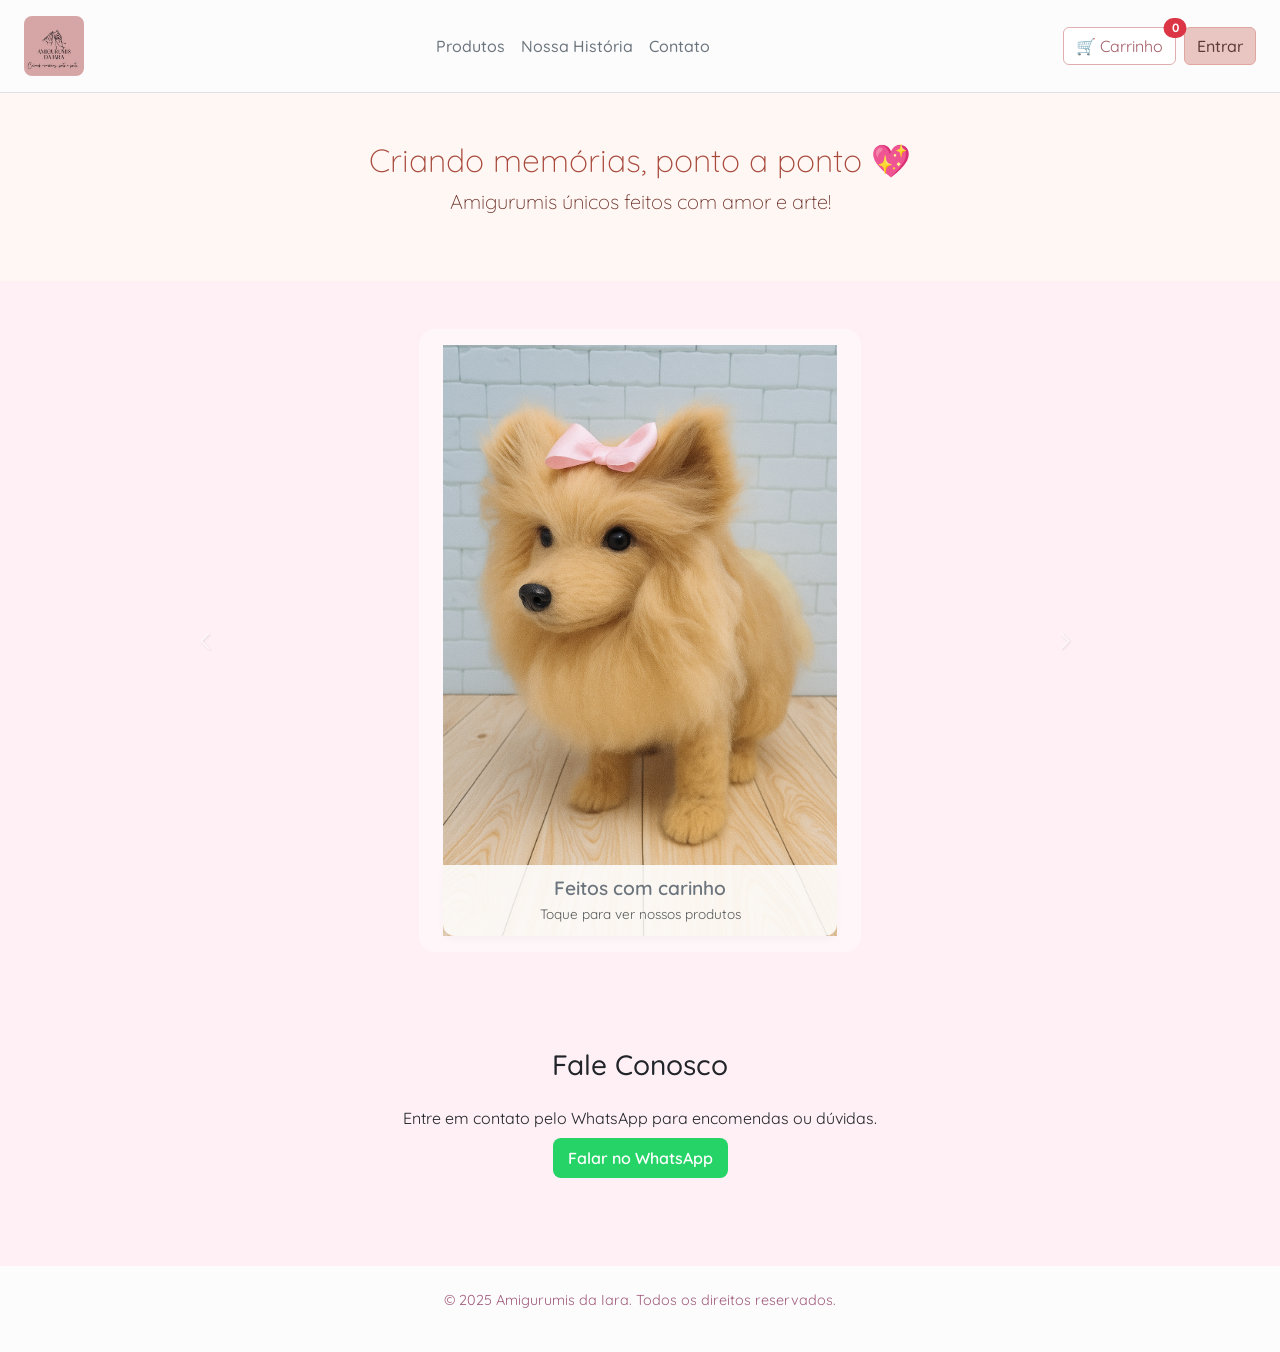
<file: index.html>
<!DOCTYPE html>
<html lang="pt-br">

<head>
    <meta charset="UTF-8">
    <title>Amigurumis da Iara</title>
    <meta name="viewport" content="width=device-width, initial-scale=1">
    <link href="https://cdn.jsdelivr.net/npm/bootstrap@5.3.3/dist/css/bootstrap.min.css" rel="stylesheet">
    <script src="https://cdn.jsdelivr.net/npm/bootstrap@5.3.3/dist/js/bootstrap.bundle.min.js"></script>
    <link href="https://fonts.googleapis.com/css2?family=Quicksand:wght@400;500;700&display=swap" rel="stylesheet">
    <link rel="stylesheet" href="style/style.css">

</head>

<body>

    <header class="py-3 px-4 d-flex justify-content-between align-items-center border-bottom bg-light-subtle">
        <img src="./img/IMG-20230904-WA0029 (1).jpg" alt="Logo Amigurumis da Iara" class="rounded-3 img-fluid"
            style="max-height: 60px; object-fit: contain;">
        <nav class="d-flex gap-3">

            <a href="produtos.html" class="text-decoration-none text-secondary">Produtos</a>
            <a href="historia.html" class="text-decoration-none text-secondary">Nossa História</a>
            <a href="contato.html" class="text-decoration-none text-secondary">Contato</a>


        </nav>
        <div class="d-flex align-items-center gap-2">
            <div id="carrinho-componente"></div>
            <a id="botao-usuario" href="login.html" class="btn btn-pastel">Entrar</a>
        </div>

        <script>
            fetch("componentes/carrinho.html")
                .then(res => res.text())
                .then(html => {
                    document.getElementById("carrinho-componente").innerHTML = html;
                });
        </script>
    </header>



    </header>


    <section class="hero text-center py-5">
        <div class="container">
            <h2 class="display-5">Criando memórias, ponto a ponto 💖</h2>
            <p class="lead">Amigurumis únicos feitos com amor e arte!</p>
        </div>
    </section>
    <section class="container my-5">
      <div id="carrossel-produtos" class="carousel slide carousel-container" data-bs-ride="carousel">

         <div class="carousel-inner">
              
      
            <!-- Slide 1 -->
            <div class="carousel-item active position-relative">
              <a href="produtos.html">
                <img src="img/Zoe.png" class="d-block w-100 pastel-img" alt="Amigurumi 1">
                <div class="carousel-caption d-none d-md-block">

                  <h5 class="text-secondary">Feitos com carinho</h5>
                  <p class="text-muted">Toque para ver nossos produtos</p>
                </div>
              </a>
            </div>
      
            <!-- Slide 2 -->
            <div class="carousel-item position-relative">
              <a href="produtos.html">
                <img src="img/Nossa Senhora de Aparecida.png" class="d-block w-100 pastel-img" alt="Amigurumi 2">
                <div class="carousel-caption d-none d-md-block bg-white bg-opacity-75 rounded p-3 shadow">
                  <h5 class="text-secondary">Santinhas</h5>
                  <p class="text-muted">Feita com ternura e fé, cada Santinha carrega consigo uma mensagem de paz,
                     proteção e amor. Um presente especial para abençoar lares e corações.</p>
                </div>
              </a>
            </div>
      
            <!-- Slide 3 -->
            <div class="carousel-item position-relative">
              <a href="produtos.html">
                <img src="img/Judocas.png" class="d-block w-100 pastel-img" alt="Amigurumi 3">
                <div class="carousel-caption d-none d-md-block bg-white bg-opacity-75 rounded p-3 shadow">
                  <h5 class="text-secondary">Coleção Kids</h5>
                  <p class="text-muted">Bonecos encantadores para presentear 💖</p>
                </div>
              </a>
            </div>
      
          </div>
      
          <!-- Controles -->
          <button class="carousel-control-prev" type="button" data-bs-target="#carrossel-produtos" data-bs-slide="prev">
            <span class="carousel-control-prev-icon" aria-hidden="true"></span>
            <span class="visually-hidden">Anterior</span>
          </button>
          <button class="carousel-control-next" type="button" data-bs-target="#carrossel-produtos" data-bs-slide="next">
            <span class="carousel-control-next-icon" aria-hidden="true"></span>
            <span class="visually-hidden">Próximo</span>
          </button>
        </div>
      </section>
      
    </section>


    <section id="contato" class="container py-5 text-center">
        <h3 class="mb-4">Fale Conosco</h3>
        <p>Entre em contato pelo WhatsApp para encomendas ou dúvidas.</p>
        <a class="btn-whatsapp" href="https://wa.me/5599999999999" target="_blank">Falar no WhatsApp</a>
    </section>
    <div id="carrinho-modal" class="container py-4" style="display: none;">

        <h4>🛒 Seu Carrinho</h4>
        <ul id="itens-carrinho" class="list-group mb-3"></ul>
        <p><strong>Total: R$ <span id="total-carrinho">0.00</span></strong></p>
        <button class="btn btn-danger" onclick="esvaziarCarrinho()">Esvaziar Carrinho</button>
    </div>


    <footer class="text-center py-4 bg-light-subtle mt-5">
        <p>&copy; 2025 Amigurumis da Iara. Todos os direitos reservados.</p>
    </footer>

    <script>
        const listaProdutos = document.getElementById('lista-produtos');

        function carregarProdutos() {
            const produtos = JSON.parse(localStorage.getItem('produtos')) || [];

            produtos.forEach(produto => {
                const div = document.createElement('div');
                div.className = 'col-md-4 mb-4';
                div.innerHTML = `
          <div class="card h-100 shadow-sm border-0">
            <img src="${produto.imagem}" class="card-img-top" alt="${produto.nome}">
            <div class="card-body text-center">
              <h5 class="card-title">${produto.nome}</h5>
              <p class="card-text fw-bold text-danger">R$ ${produto.preco.toFixed(2)}</p>
              <a class="btn btn-outline-primary" href="https://wa.me/5599999999999?text=Olá! Gostaria de encomendar o amigurumi '${produto.nome}'" target="_blank">Comprar</a>
            </div>
          </div>
        `;
                listaProdutos.appendChild(div);
            });
        }

        carregarProdutos();
    </script>



</body>

</html>
</file>
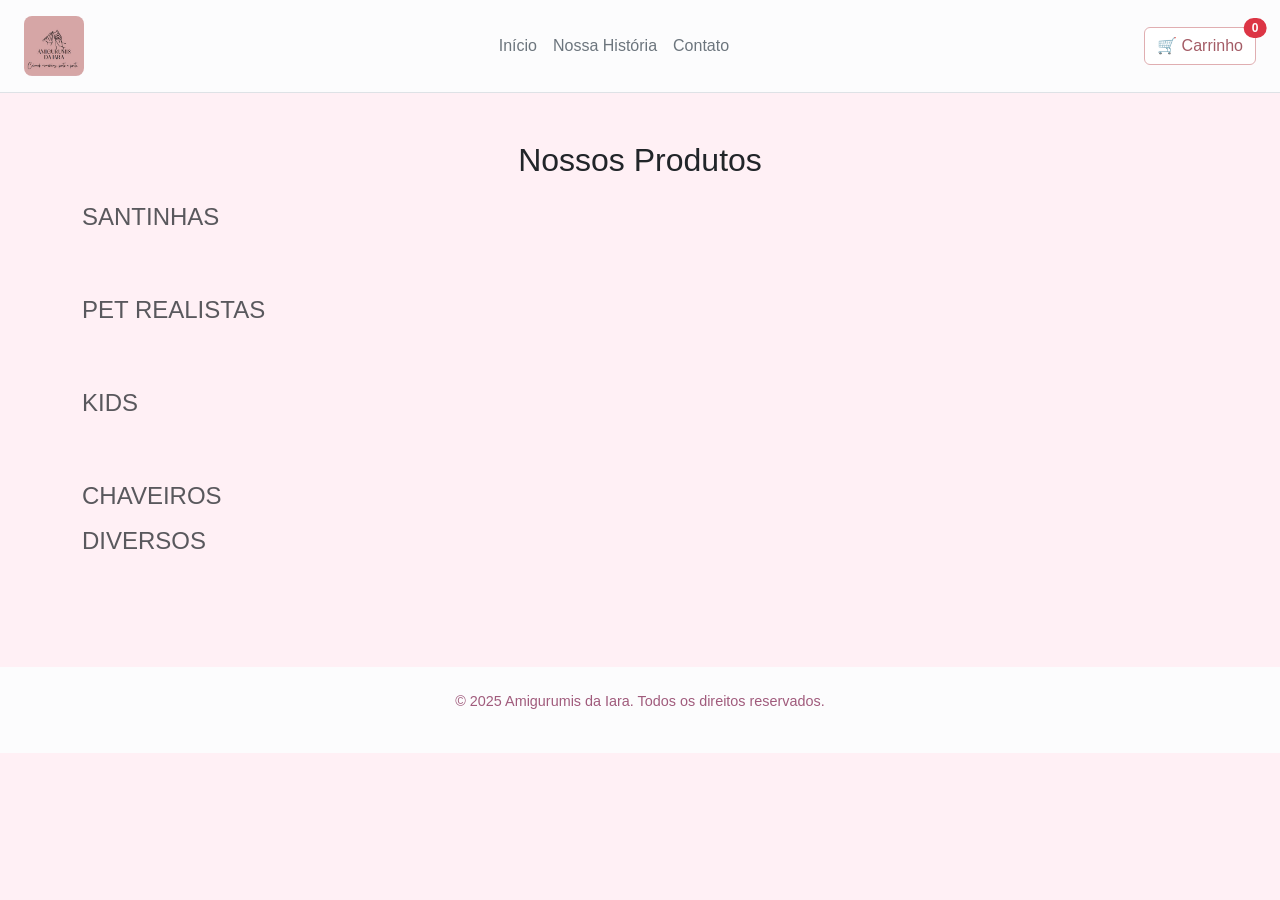
<file: produtos.html>
<!DOCTYPE html>
<html lang="pt-br">
<head>
  <meta charset="UTF-8">
  <title>Produtos - Amigurumis da Iara</title>
  <meta name="viewport" content="width=device-width, initial-scale=1">
  <link href="https://cdn.jsdelivr.net/npm/bootstrap@5.3.3/dist/css/bootstrap.min.css" rel="stylesheet">
  <link rel="stylesheet" href="style/style.css">
</head>
<body>

  <header class="py-3 px-4 d-flex justify-content-between align-items-center border-bottom bg-light-subtle">
    <img src="./img/IMG-20230904-WA0029 (1).jpg" alt="Logo Amigurumis da Iara" class="rounded-3 img-fluid"
    style="max-height: 60px; object-fit: contain;">
    <nav class="d-flex gap-3">
      <a href="index.html" class="text-decoration-none text-secondary">Início</a>
      <a href="historia.html" class="text-decoration-none text-secondary">Nossa História</a>
      <a href="contato.html" class="text-decoration-none text-secondary">Contato</a>
    </nav>
    <div id="carrinho-componente"></div>
  <script>
    fetch("componentes/carrinho.html")
      .then(res => res.text())
      .then(html => {
        document.getElementById("carrinho-componente").innerHTML = html;
      });
  </script>
  </header>
  
  <main class="container py-5">
    <h2 class="text-center mb-4">Nossos Produtos</h2>

    <section class="mb-5">
      <h4 class="text-muted mb-3">SANTINHAS</h4>
      <div class="row" id="produtos-santinhas"></div>
    </section>

    <section class="mb-5">
      <h4 class="text-muted mb-3">PET REALISTAS</h4>
      <div class="row" id="produtos-pet"></div>
    </section>

    <section class="mb-5">
      <h4 class="text-muted mb-3">KIDS</h4>
      <div class="row" id="produtos-kids"></div>
    </section>

    <section>
      <h4 class="text-muted mb-3">CHAVEIROS</h4>
      <div class="row" id="produtos-chaveiros"></div>
    </section>

    <section>
        <h4 class="text-muted mb-3">DIVERSOS</h4>
        <div class="row" id="produtos-diversos"></div>
      </section>
  </main>

  <footer class="text-center py-4 bg-light-subtle mt-5">
    <p>&copy; 2025 Amigurumis da Iara. Todos os direitos reservados.</p>
  </footer>

  <script src="js/produtos.js"></script>
</body>
</html>
</file>
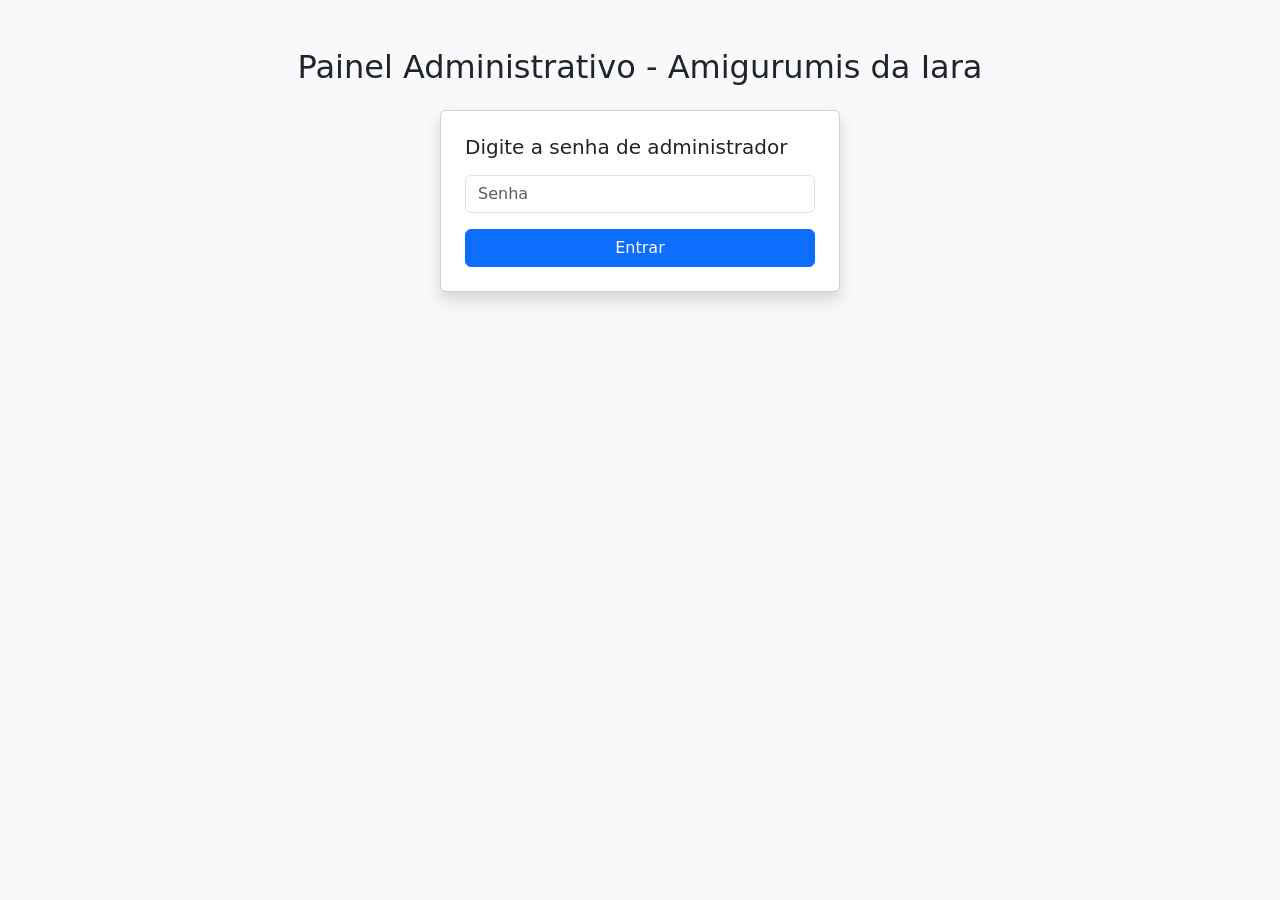
<file: admin/index-admin.html>
<!DOCTYPE html>
<html lang="pt-br">

<head>
  <meta charset="UTF-8">
  <title>Painel Administrativo - Amigurumis</title>
  <meta name="viewport" content="width=device-width, initial-scale=1">
  <link href="https://cdn.jsdelivr.net/npm/bootstrap@5.3.3/dist/css/bootstrap.min.css" rel="stylesheet">
</head>

<body class="bg-light">
  <div class="container py-5">
    <h2 class="text-center mb-4">Painel Administrativo - Amigurumis da Iara</h2>

    <!-- Tela de login -->
    <div id="login" class="card shadow p-4 mx-auto" style="max-width: 400px;">
      <h5 class="mb-3">Digite a senha de administrador</h5>
      <input type="password" id="senha" class="form-control mb-3" placeholder="Senha">
      <button onclick="verificarSenha()" class="btn btn-primary w-100">Entrar</button>
    </div>

    <!-- Painel -->
    <div id="painel" style="display: none;">
      <div class="card shadow p-4">
        <h5 class="mb-3">Cadastrar novo produto</h5>
        <form id="form-produto">
          <div class="row g-3">
            <div class="col-md-3">
              <input type="text" id="nome" class="form-control" placeholder="Nome do Produto" required>
            </div>
            <div class="col-md-2">
              <input type="number" id="preco" class="form-control" placeholder="Preço" required>
            </div>
            <div class="col-md-4">
              <input type="url" id="imagem" class="form-control" placeholder="URL da Imagem" required>
            </div>
            <div class="col-md-3">
              <select id="categoria" class="form-select" required>
                <option value="">Categoria</option>
                <option value="Santinhas">Santinhas</option>
                <option value="Pet Realistas">Pet Realistas</option>
                <option value="Kids">Kids</option>
                <option value="Chaveiros">Chaveiros</option>
                <option value="Outros">Diversos</option>
              </select>
            </div>
          </div>
          <div class="text-end mt-3">
            <button type="submit" class="btn btn-success">Salvar Produto</button>
            <button type="button" onclick="limparProdutos()" class="btn btn-outline-danger">Limpar Todos</button>
          </div>
        </form>
      </div>

      <div class="mt-5">
        <h5 class="mb-3">Produtos Cadastrados</h5>
        <ul class="list-group mt-3" id="lista-admin"></ul>
      </div>
    </div>
  </div>

  <script>
    const senhaCorreta = "admin123";

    function verificarSenha() {
      const senha = document.getElementById('senha').value;
      if (senha === senhaCorreta) {
        document.getElementById('login').style.display = 'none';
        document.getElementById('painel').style.display = 'block';
        carregarProdutos();
      } else {
        alert('Senha incorreta!');
      }
    }

    const form = document.getElementById('form-produto');
    const lista = document.getElementById('lista-admin');

    form.addEventListener('submit', e => {
      e.preventDefault();
      const nome = document.getElementById('nome').value;
      const preco = parseFloat(document.getElementById('preco').value);
      const imagem = document.getElementById('imagem').value;
      const categoria = document.getElementById('categoria').value;
      const produto = { nome, preco, imagem, categoria };

      let produtos = JSON.parse(localStorage.getItem('produtos')) || [];
      produtos.push(produto);
      localStorage.setItem('produtos', JSON.stringify(produtos));
      form.reset();
      carregarProdutos();
    });

    function carregarProdutos() {
      lista.innerHTML = '';
      const produtos = JSON.parse(localStorage.getItem('produtos')) || [];

      produtos.forEach((produto, index) => {
        const li = document.createElement('li');
        li.className = 'list-group-item d-flex justify-content-between align-items-center';
        li.innerHTML = `
          <div>
            <strong>${produto.nome}</strong> - R$ ${produto.preco.toFixed(2)}<br>
            <img src="${produto.imagem}" alt="Imagem" style="height: 60px; border-radius: 10px; margin-top: 5px;">
            <br><span class="badge bg-secondary">${produto.categoria || 'Sem Categoria'}</span>
          </div>
          <button class="btn btn-danger btn-sm" onclick="removerProduto(${index})">Remover</button>
        `;
        lista.appendChild(li);
      });
    }

    function removerProduto(index) {
      if (confirm('Tem certeza que deseja remover este produto?')) {
        let produtos = JSON.parse(localStorage.getItem('produtos')) || [];
        produtos.splice(index, 1);
        localStorage.setItem('produtos', JSON.stringify(produtos));
        carregarProdutos();
      }
    }

    function limparProdutos() {
      if (confirm('Tem certeza que deseja apagar TODOS os produtos?')) {
        localStorage.removeItem('produtos');
        carregarProdutos();
      }
    }
  </script>
</body>

</html>
</file>
<file: style/style.css>
/* Estilo geral */
body {
  font-family: 'Quicksand', sans-serif;
  background-color: #fff0f5;
  margin: 0;
  padding: 0;
}

/* Cabeçalho e navegação */
header {
  background-color: #fff;
  border-bottom: 1px solid #e0e0e0;
}

nav a {
  font-weight: 500;
  color: #b05a4f;
  transition: color 0.3s ease;
}

nav a:hover {
  color: #6b302a;
}

/* Hero section */
.hero {
  background-color: #ffe4e1;
  color: #6b302a;
}

/* Botão do WhatsApp */
.btn-whatsapp {
  background-color: #25d366;
  color: white;
  padding: 0.75rem 1.5rem;
  border: none;
  border-radius: 8px;
  font-weight: 600;
  text-decoration: none;
  transition: background-color 0.3s ease;
}

.btn-whatsapp:hover {
  background-color: #1ebe5d;
  color: white;
}

/* Footer */
footer {
  font-size: 0.9rem;
  color: #666;
}

/* Produtos */
.card .card-title {
  font-size: 1.2rem;
  font-weight: 600;
}

.card .card-text {
  font-size: 1.1rem;
}

/* Carrinho */
.badge {
  font-size: 0.75rem;
  padding: 4px 8px;
}

/* Estilos para a página de login */
.card {
  border: none;
  border-radius: 0px;
  box-shadow: 0 4px 20px rgba(0, 0, 0, 0.1);
}

.btn-google {
  background: white;
  border: 1px solid #ccc;
  color: #444;
}

.btn-google:hover {
  background-color: #f8f8f8;
}

.logo {
  max-width: 150px;
}

  
  nav a:hover {
    color: #a84a3d;
  }
  
  .hero {
    text-align: center;
    padding: 60px 20px;
    background: #fff7f3;
  }
  
  .hero h2 {
    font-size: 2rem;
    color: #a84a3d;
  }
  
  .produtos {
    padding: 40px 20px;
  }
  
  .produto {
    border: 1px solid #f5d2c7;
    border-radius: 10px;
    padding: 15px;
    margin-bottom: 30px;
    background: white;
    box-shadow: 0 2px 8px rgba(0, 0, 0, 0.05);
    text-align: center;
  }
  
  .produto img {
    max-width: 100%;
    border-radius: 10px;
  }
  
  .btn-whatsapp {
    background-color: #25D366;
    border: none;
    color: white;
    padding: 10px 15px;
    border-radius: 8px;
    text-decoration: none;
  }
  
  .btn-whatsapp:hover {
    background-color: #1ebe5d;
    text-decoration: none;
    color: white;
  }
  
  footer {
    background: #fff0ea;
    text-align: center;
    padding: 20px;
    color: #a05b7c;
    margin-top: 40px;
  }
  .btn-pastel {
  background-color: #e9c6c1; /* tom rosado claro */
  color: #5c3a36; /* marrom suave */
  border: 1px solid #e2a6a0;
  font-weight: 500;
  transition: background-color 0.3s ease, color 0.3s ease;
}

.btn-pastel:hover {
  background-color: #e2a6a0;
  color: white;
  border-color: #d58e89;
}

.btn-outline-pastel {
  background-color: white;
  color: #b26e68;
  border: 1px solid #d58e89;
}

.btn-outline-pastel:hover {
  background-color: #f9e2df;
  color: #5c3a36;
}
/* Estilo para o carrossel */
.carousel-container {
  padding: 0;
  margin: 1rem auto;
  max-width: 900px;
}


/* Ajusta a imagem dentro do carrossel */
.carousel-item img {
  width: 100%;
  max-height: 60vh;
  object-fit: cover;
  border-radius: 0;
}

/* Legenda do carrossel com fundo suave */
.carousel-caption {
  background-color: rgba(255, 255, 255, 0.85);
  color: #5c3a36;
  border-radius: 0 0 12px 12px; /* apenas borda inferior arredondada */
  padding: 0.75rem 1rem;
  box-shadow: 0 4px 8px rgba(0, 0, 0, 0.03);
  font-family: 'Quicksand', sans-serif;
  bottom: 0;
  left: 0;
  right: 0;
  width: 100%;
}
.carousel-caption h5 {
  font-size: 1.2rem;
  margin-bottom: 0.25rem;
  font-weight: 600;
  color: #a45c66;
}

.carousel-caption p {
  font-size: 0.85rem;
  margin-bottom: 0;
  color: #7e5a5a;
}
.carousel-inner {
  padding: 1rem 1.5rem;
  background-color: #fff6fa;
  border-radius: 16px;
  margin: 0 auto;
  width: calc(50% - 0.5rem); 
  
}

/* Remove borda azul padrão de botões */
.btn-outline-pastel {
  border-color: #e0aeb1;
  color: #a45c66;
}

.btn-outline-pastel:hover,
.btn-outline-pastel:focus {
  background-color: #f9d9df;
  border-color: #d99aa3;
  color: #7a3f47;
}

.carousel-item img {
  object-fit: contain;
  max-height: 70vh;
  width: 100%;
}
/* BOTÕES DE CONTROLE MAIS PRÓXIMOS E SEM CÍRCULO EXAGERADO */
.carousel-control-prev,
.carousel-control-next {
  width: 30px;
  height: 30px;
  top: 50%;
  transform: translateY(-50%);
  background: none; /* remove o fundo branco visível */
  opacity: 0.6;
  z-index: 10;
}

.carousel-control-prev:hover,
.carousel-control-next:hover {
  opacity: 1;
}

/* Aproxima os botões da imagem */
.carousel-control-prev {
  left: 0px;
}

.carousel-control-next {
  right: 10px;
}

/* Ícones menores e suaves */
.carousel-control-prev-icon,
.carousel-control-next-icon {
  width: 20px;
  height: 20px;
  background-size: contain;
  background-color: transparent;
  filter: drop-shadow(1px 1px 1px rgba(0,0,0,0.2));
}
</file>
